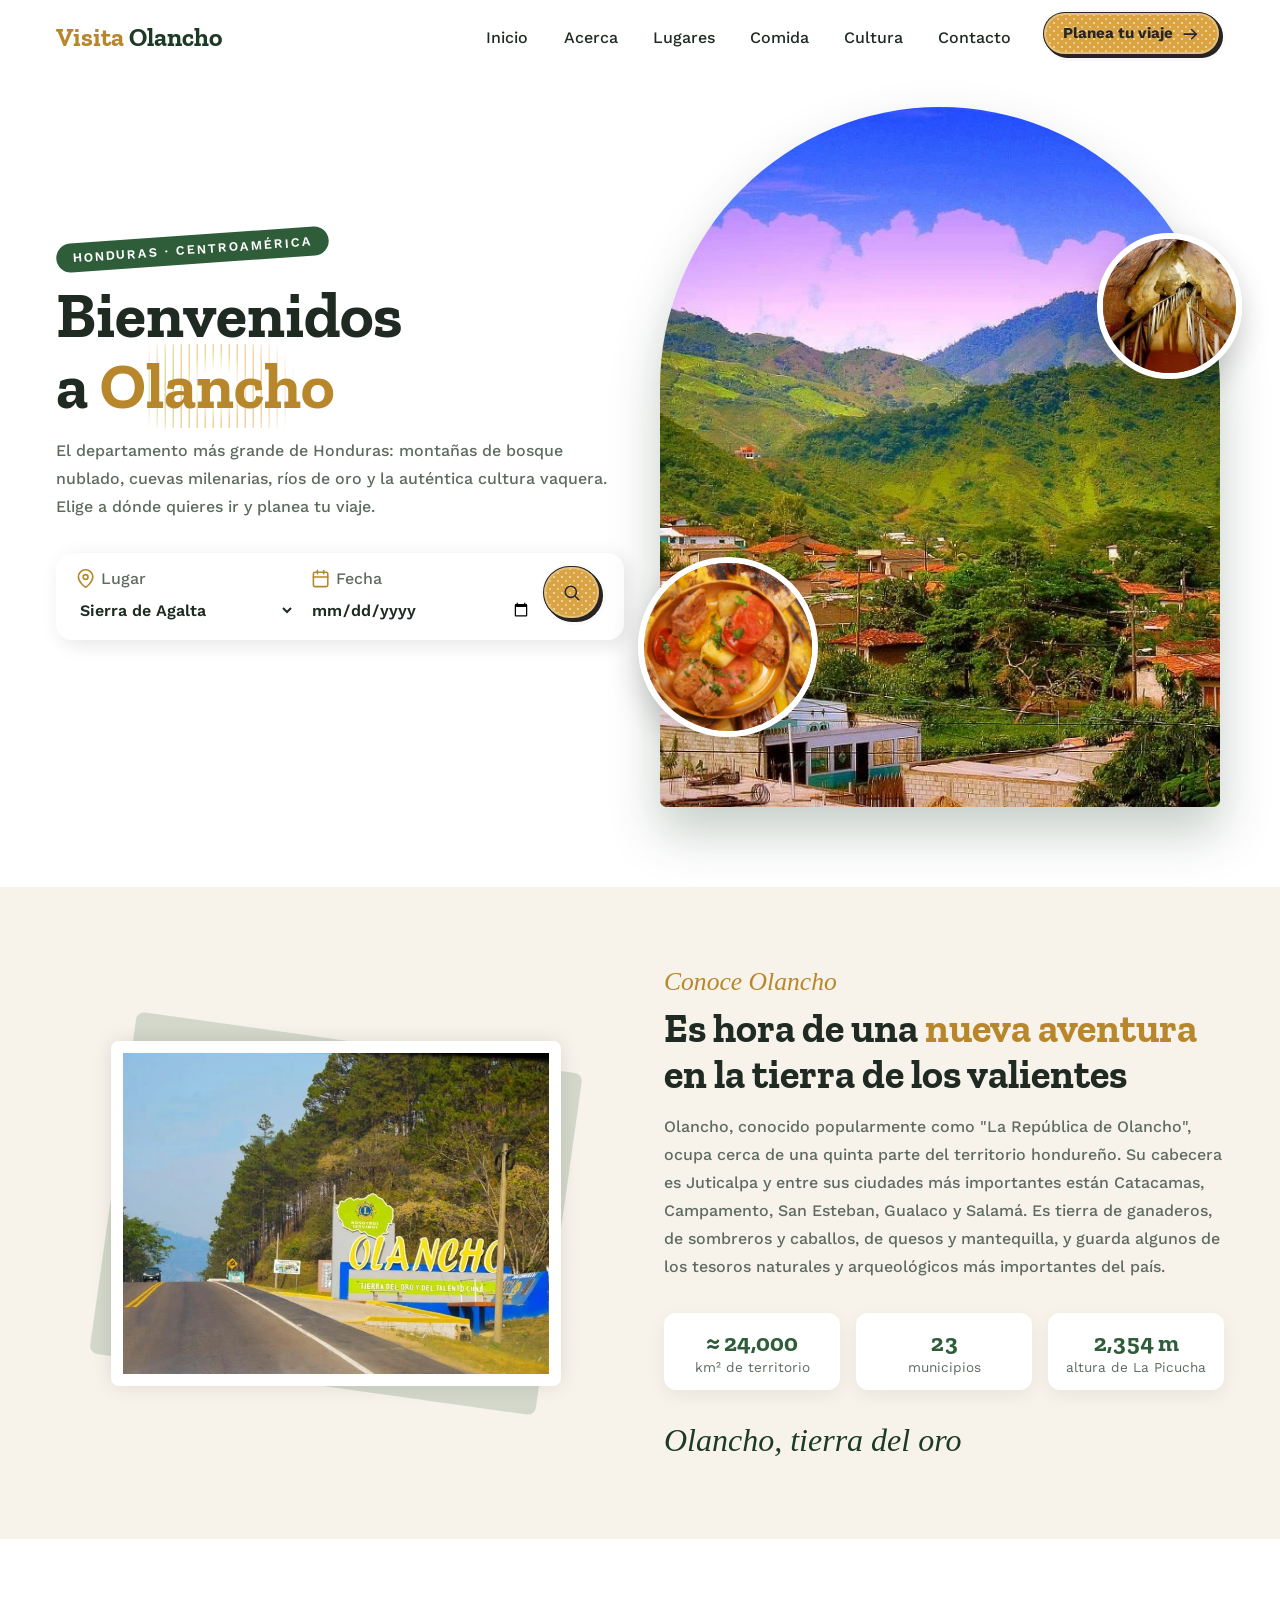
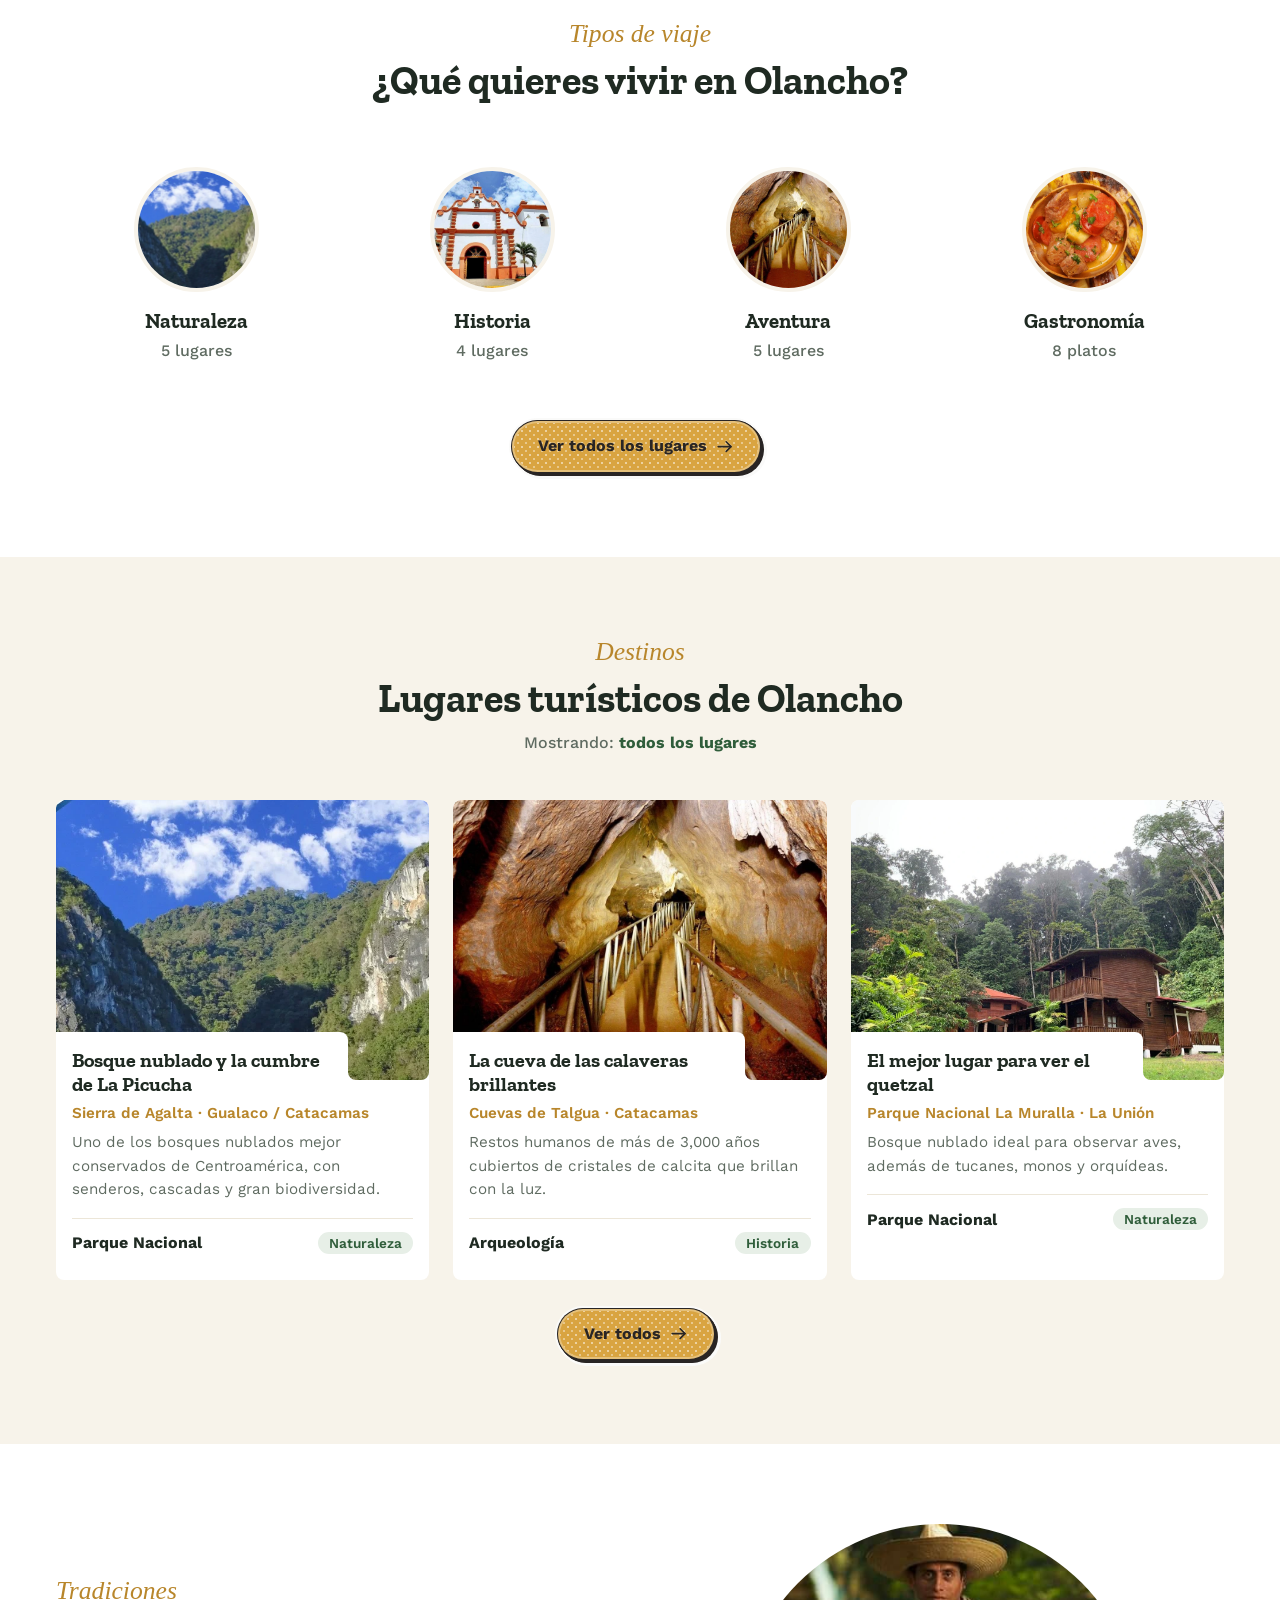
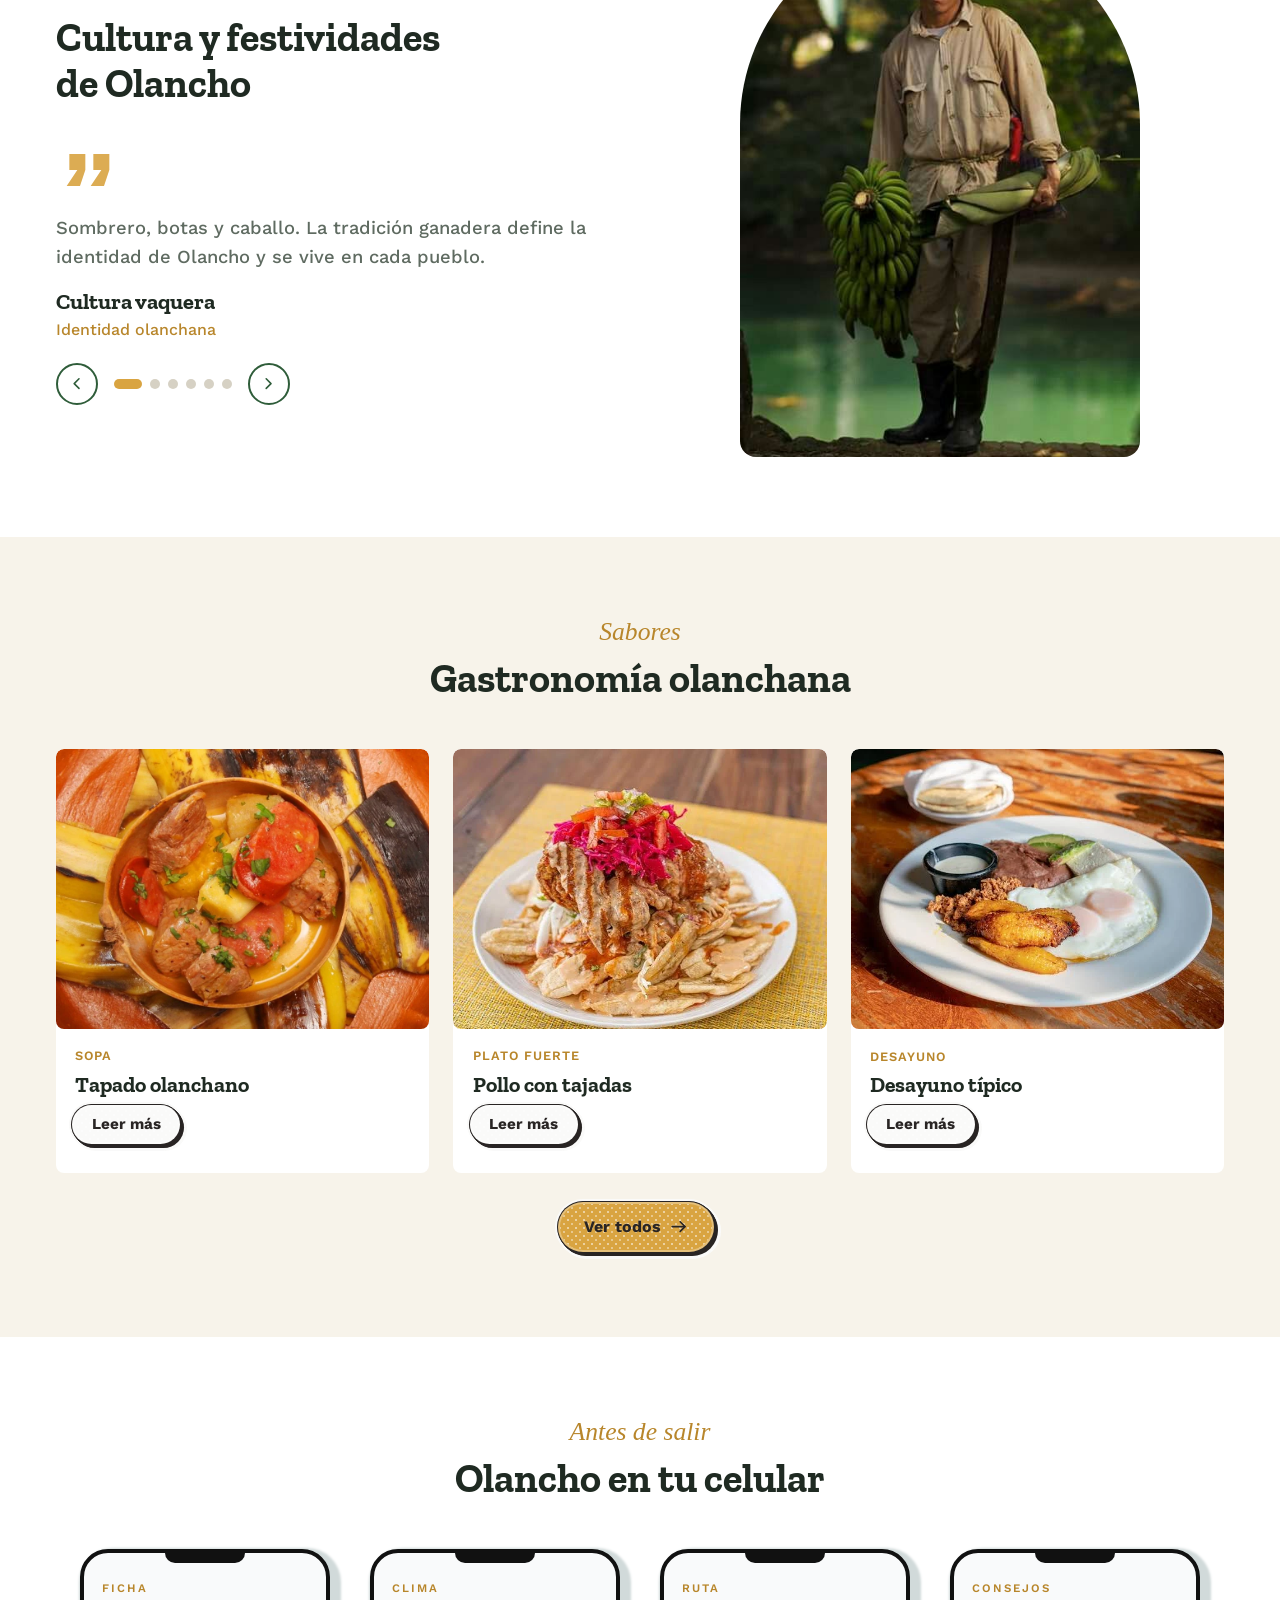
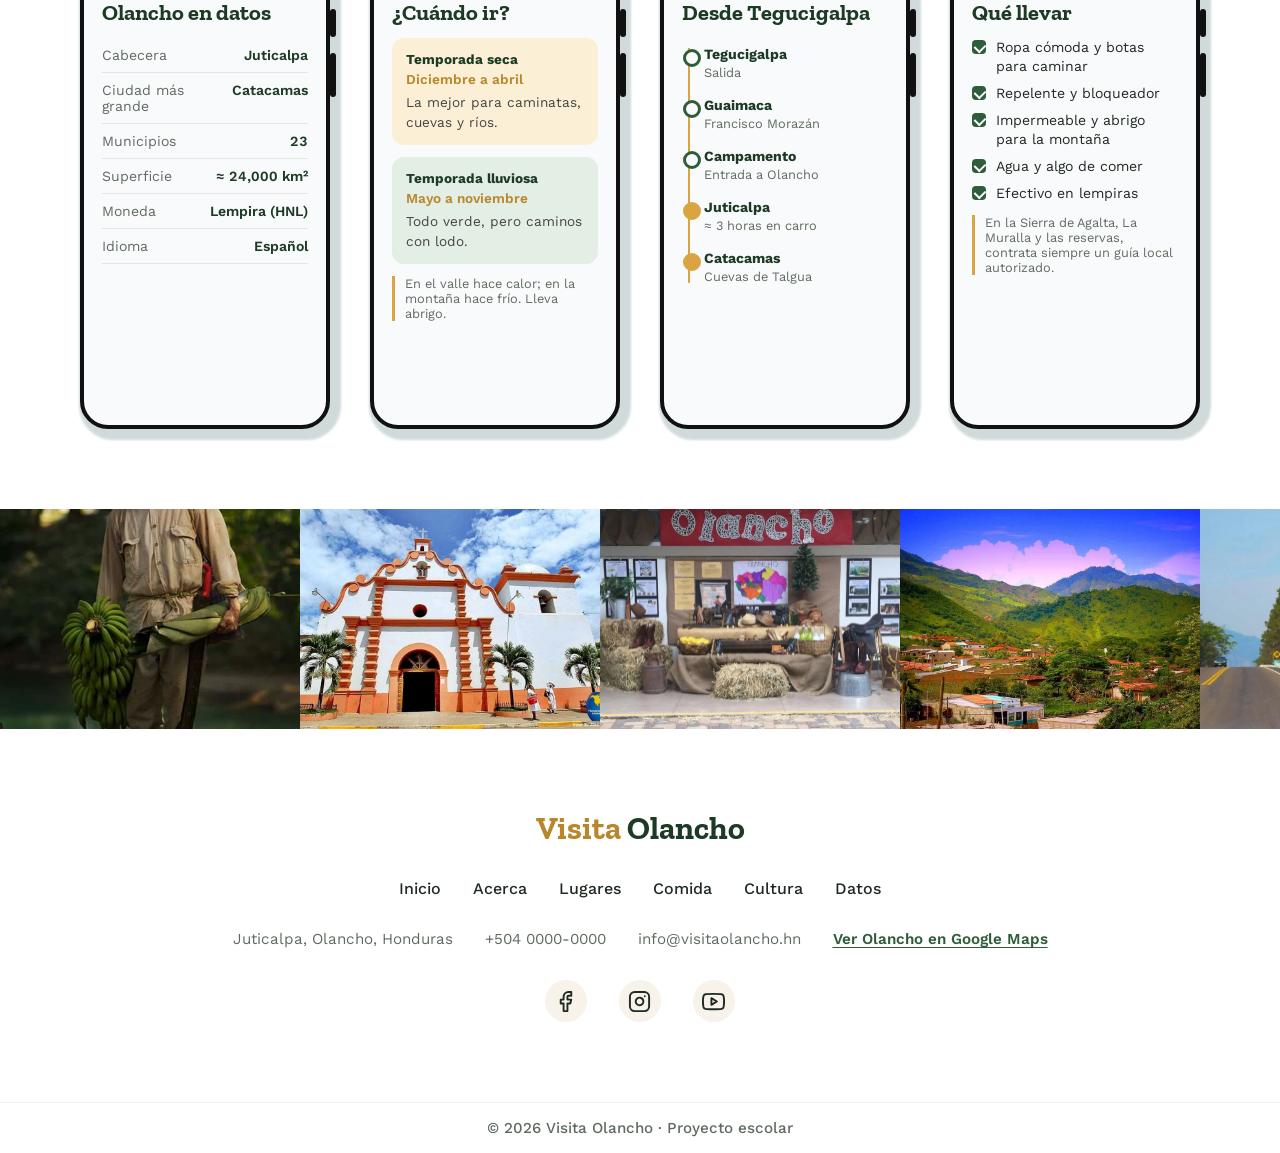
<file: index.html>
<!DOCTYPE html>
<html lang="es">
  <head>
    <meta charset="UTF-8" />
    <meta name="viewport" content="width=device-width, initial-scale=1.0" />
    <title>Visita Olancho</title>
    <meta name="description" content="Guía turística de Olancho, Honduras: lugares, gastronomía, cultura y consejos de viaje." />
    <link rel="preconnect" href="https://fonts.googleapis.com" />
    <link rel="preconnect" href="https://fonts.gstatic.com" crossorigin />
    <link href="https://fonts.googleapis.com/css2?family=Zilla+Slab:wght@500;600;700&family=Work+Sans:wght@400;500;600;700&family=Redaction+10:ital,wght@0,400;0,700;1,400&display=swap" rel="stylesheet" />
    <link rel="stylesheet" href="css/estilos.css" />
  </head>
  <body>
    <!-- ===================== MENÚ ===================== -->
    <nav>
      <div class="nav__header">
        <div class="nav__logo">
          <a href="#inicio"><span>Visita</span> Olancho</a>
        </div>
        <button class="nav__menu__btn" id="menu-btn" aria-label="Abrir menú" aria-expanded="false">
          <svg class="icon icon-menu" viewBox="0 0 24 24" aria-hidden="true"><line x1="3" y1="7" x2="21" y2="7"/><line x1="7" y1="12" x2="21" y2="12"/><line x1="11" y1="17" x2="21" y2="17"/></svg>
          <svg class="icon icon-close" viewBox="0 0 24 24" aria-hidden="true"><line x1="6" y1="6" x2="18" y2="18"/><line x1="18" y1="6" x2="6" y2="18"/></svg>
        </button>
      </div>
      <ul class="nav__links" id="nav-links">
        <li><a href="#inicio">Inicio</a></li>
        <li><a href="#acerca">Acerca</a></li>
        <li><a href="#lugares">Lugares</a></li>
        <li><a href="#comida">Comida</a></li>
        <li><a href="#cultura">Cultura</a></li>
        <li><a href="#contacto">Contacto</a></li>
        <li>
          <a href="#planea" class="btn btn-small">
            <span class="btn-face"><span class="btn-text">Planea tu viaje
              <svg class="icon" viewBox="0 0 24 24" aria-hidden="true"><line x1="4" y1="12" x2="20" y2="12"/><polyline points="14 6 20 12 14 18"/></svg>
            </span></span>
          </a>
        </li>
      </ul>
    </nav>

    <!-- ===================== PORTADA ===================== -->
    <header class="section__container header__container" id="inicio">
      <div class="header__image">
        <img src="img/hero.webp" alt="Montañas y pueblo en Olancho" />
        <img class="header__mini header__mini--1" src="img/tapado.webp" alt="" aria-hidden="true" />
        <img class="header__mini header__mini--2" src="img/cuevas-talgua.webp" alt="" aria-hidden="true" />
      </div>
      <div class="header__content" id="planea">
        <p class="header__chip">Honduras · Centroamérica</p>
        <h1>Bienvenidos a <span class="destacado loader-wrapper" role="text" aria-label="Olancho"><span class="loader-letter" aria-hidden="true">O</span><span class="loader-letter" aria-hidden="true">l</span><span class="loader-letter" aria-hidden="true">a</span><span class="loader-letter" aria-hidden="true">n</span><span class="loader-letter" aria-hidden="true">c</span><span class="loader-letter" aria-hidden="true">h</span><span class="loader-letter" aria-hidden="true">o</span><span class="loader" aria-hidden="true"></span></span></h1>
        <p class="section__description">
          El departamento más grande de Honduras: montañas de bosque nublado,
          cuevas milenarias, ríos de oro y la auténtica cultura vaquera.
          Elige a dónde quieres ir y planea tu viaje.
        </p>
        <form id="trip-form">
          <div class="input__group">
            <label for="destino">
              <svg class="icon" viewBox="0 0 24 24" aria-hidden="true"><path d="M21 10c0 7-9 13-9 13s-9-6-9-13a9 9 0 0 1 18 0z"/><circle cx="12" cy="10" r="3"/></svg>
              Lugar
            </label>
            <select id="destino" name="destino">
              <option value="sierra-agalta">Sierra de Agalta</option>
              <option value="cuevas-talgua">Cuevas de Talgua</option>
              <option value="la-muralla">Parque Nacional La Muralla</option>
              <option value="rio-platano">Reserva del Río Plátano</option>
              <option value="boqueron">El Boquerón</option>
              <option value="juticalpa">Juticalpa</option>
              <option value="manto">Manto</option>
              <option value="rio-guayape">Río Guayape</option>
              <option value="catacamas">Catacamas</option>
            </select>
          </div>
          <div class="input__group">
            <label for="fecha">
              <svg class="icon" viewBox="0 0 24 24" aria-hidden="true"><rect x="3" y="4" width="18" height="18" rx="2"/><line x1="16" y1="2" x2="16" y2="6"/><line x1="8" y1="2" x2="8" y2="6"/><line x1="3" y1="10" x2="21" y2="10"/></svg>
              Fecha
            </label>
            <input type="date" id="fecha" name="fecha" />
          </div>
          <button class="btn btn-icon" type="submit" aria-label="Buscar lugar">
            <span class="btn-face"><span class="btn-text">
              <svg class="icon" viewBox="0 0 24 24" aria-hidden="true"><circle cx="11" cy="11" r="7"/><line x1="21" y1="21" x2="16.5" y2="16.5"/></svg>
            </span></span>
          </button>
        </form>
        <p class="form__msg" id="form-msg" aria-live="polite"></p>
      </div>
    </header>

    <!-- ===================== ACERCA ===================== -->
    <section class="about" id="acerca">
      <div class="section__container about__container">
        <div class="about__image reveal">
          <img src="img/bienvenida-olancho.webp" alt="Rótulo de bienvenida a Olancho junto a la carretera" />
        </div>
        <div class="about__content reveal">
          <h3 class="section__subheader">Conoce Olancho</h3>
          <h2 class="section__header">
            Es hora de una <span>nueva aventura</span> en la tierra de los valientes
          </h2>
          <p class="section__description">
            Olancho, conocido popularmente como "La República de Olancho", ocupa
            cerca de una quinta parte del territorio hondureño. Su cabecera es
            Juticalpa y entre sus ciudades más importantes están Catacamas,
            Campamento, San Esteban, Gualaco y Salamá. Es tierra de ganaderos,
            de sombreros y caballos, de quesos y mantequilla, y guarda algunos de
            los tesoros naturales y arqueológicos más importantes del país.
          </p>
          <ul class="about__stats">
            <li><strong>≈ 24,000</strong><span>km² de territorio</span></li>
            <li><strong>23</strong><span>municipios</span></li>
            <li><strong>2,354 m</strong><span>altura de La Picucha</span></li>
          </ul>
          <div class="about__signature">Olancho, tierra del oro</div>
        </div>
      </div>
    </section>

    <!-- ===================== TIPOS DE VIAJE ===================== -->
    <section class="section__container tour__container" id="tipos">
      <h3 class="section__subheader">Tipos de viaje</h3>
      <h2 class="section__header">¿Qué quieres vivir en Olancho?</h2>
      <div class="tour__grid">
        <button class="tour__card reveal" data-filter="naturaleza">
          <img src="img/sierra-agalta.webp" alt="" />
          <h4>Naturaleza</h4>
          <p>5 lugares</p>
        </button>
        <button class="tour__card reveal" data-filter="historia">
          <img src="img/iglesia-colonial.webp" alt="" />
          <h4>Historia</h4>
          <p>4 lugares</p>
        </button>
        <button class="tour__card reveal" data-filter="aventura">
          <img src="img/cuevas-talgua.webp" alt="" />
          <h4>Aventura</h4>
          <p>5 lugares</p>
        </button>
        <a class="tour__card reveal" href="#comida">
          <img src="img/tapado.webp" alt="" />
          <h4>Gastronomía</h4>
          <p>8 platos</p>
        </a>
      </div>
      <div class="tour__btn">
        <a href="#lugares" class="btn" data-filter-link="todos">
          <span class="btn-face"><span class="btn-text">Ver todos los lugares
            <svg class="icon" viewBox="0 0 24 24" aria-hidden="true"><line x1="4" y1="12" x2="20" y2="12"/><polyline points="14 6 20 12 14 18"/></svg>
          </span></span>
        </a>
      </div>
    </section>

    <!-- ===================== LUGARES ===================== -->
    <section class="destination" id="lugares">
      <div class="section__container destination__container">
        <h3 class="section__subheader">Destinos</h3>
        <h2 class="section__header">Lugares turísticos de Olancho</h2>
        <p class="destination__filter" id="filter-label" aria-live="polite">Mostrando: todos los lugares</p>
        <div class="destination__grid" id="places-grid">
          <article class="destination__card reveal" id="sierra-agalta" data-category="naturaleza aventura">
            <img src="img/sierra-agalta.webp" alt="Montañas de la Sierra de Agalta" />
            <div class="destination__card__content">
              <h4>Bosque nublado y la cumbre de La Picucha</h4>
              <h5>Sierra de Agalta · Gualaco / Catacamas</h5>
              <p>Uno de los bosques nublados mejor conservados de Centroamérica, con senderos, cascadas y gran biodiversidad.</p>
              <div class="destination__card__footer"><h6>Parque Nacional</h6><p>Naturaleza</p></div>
            </div>
          </article>
          <article class="destination__card reveal" id="cuevas-talgua" data-category="historia aventura">
            <img src="img/cuevas-talgua.webp" alt="Pasarela dentro de las Cuevas de Talgua" />
            <div class="destination__card__content">
              <h4>La cueva de las calaveras brillantes</h4>
              <h5>Cuevas de Talgua · Catacamas</h5>
              <p>Restos humanos de más de 3,000 años cubiertos de cristales de calcita que brillan con la luz.</p>
              <div class="destination__card__footer"><h6>Arqueología</h6><p>Historia</p></div>
            </div>
          </article>
          <article class="destination__card reveal" id="la-muralla" data-category="naturaleza">
            <img src="img/la-muralla.webp" alt="Cabañas en el Parque Nacional La Muralla" />
            <div class="destination__card__content">
              <h4>El mejor lugar para ver el quetzal</h4>
              <h5>Parque Nacional La Muralla · La Unión</h5>
              <p>Bosque nublado ideal para observar aves, además de tucanes, monos y orquídeas.</p>
              <div class="destination__card__footer"><h6>Parque Nacional</h6><p>Naturaleza</p></div>
            </div>
          </article>
          <article class="destination__card reveal" id="rio-platano" data-category="naturaleza aventura">
            <img src="img/rio-platano.webp" alt="Vista aérea de un río en la selva" />
            <div class="destination__card__content">
              <h4>Selva tropical, Patrimonio de la Humanidad</h4>
              <h5>Reserva del Río Plátano · Norte de Olancho</h5>
              <p>Parte de esta gran reserva de biosfera de la UNESCO está en Olancho: selva, ríos y vida silvestre.</p>
              <div class="destination__card__footer"><h6>Reserva de biosfera</h6><p>Aventura</p></div>
            </div>
          </article>
          <article class="destination__card reveal" id="boqueron" data-category="naturaleza aventura">
            <img src="img/boqueron.webp" alt="Cañón de El Boquerón con paredes de roca" />
            <div class="destination__card__content">
              <h4>Un cañón de roca con pozas naturales</h4>
              <h5>El Boquerón · Entre Juticalpa y Catacamas</h5>
              <p>Paredes de roca por donde corre el río. Perfecto para caminatas, fotografía y bañarse en sus pozas.</p>
              <div class="destination__card__footer"><h6>Monumento natural</h6><p>Aventura</p></div>
            </div>
          </article>
          <article class="destination__card reveal" id="juticalpa" data-category="historia">
            <img src="img/juticalpa.webp" alt="Letras de bienvenida de Juticalpa" />
            <div class="destination__card__content">
              <h4>La cabecera departamental y su catedral</h4>
              <h5>Juticalpa</h5>
              <p>Su parque central, su catedral y su ambiente comercial la hacen el punto de partida ideal.</p>
              <div class="destination__card__footer"><h6>Ciudad</h6><p>Historia</p></div>
            </div>
          </article>
          <article class="destination__card reveal" id="manto" data-category="historia">
            <img src="img/iglesia-colonial.webp" alt="Iglesia colonial blanca y naranja" />
            <div class="destination__card__content">
              <h4>Uno de los pueblos más antiguos de Olancho</h4>
              <h5>Manto</h5>
              <p>Antigua sede del gobierno departamental. Sus calles y su iglesia colonial guardan siglos de historia.</p>
              <div class="destination__card__footer"><h6>Pueblo colonial</h6><p>Historia</p></div>
            </div>
          </article>
          <article class="destination__card reveal" id="rio-guayape" data-category="naturaleza aventura">
            <img src="img/rio-guayape.webp" alt="Río Guayape entre árboles" />
            <div class="destination__card__content">
              <h4>El río famoso por su oro</h4>
              <h5>Río Guayape · Valle de Olancho</h5>
              <p>Famoso desde la Colonia por el oro en sus arenas. Ideal para paseos, pesca y disfrutar el valle.</p>
              <div class="destination__card__footer"><h6>Río</h6><p>Naturaleza</p></div>
            </div>
          </article>
          <article class="destination__card reveal" id="catacamas" data-category="historia">
            <img src="img/catacamas.png" alt="Vista aérea de Catacamas y su iglesia" />
            <div class="destination__card__content">
              <h4>La ciudad más grande del departamento</h4>
              <h5>Catacamas</h5>
              <p>Sede de la Universidad Nacional de Agricultura y puerta de entrada a Talgua y a la Sierra de Agalta.</p>
              <div class="destination__card__footer"><h6>Ciudad</h6><p>Historia</p></div>
            </div>
          </article>
        </div>
        <div class="destination__btn">
          <button class="btn" id="places-more">
            <span class="btn-face"><span class="btn-text"><span class="more-label">Ver todos</span>
              <svg class="icon" viewBox="0 0 24 24" aria-hidden="true"><line x1="4" y1="12" x2="20" y2="12"/><polyline points="14 6 20 12 14 18"/></svg>
            </span></span>
          </button>
        </div>
      </div>
    </section>

    <!-- ===================== CULTURA (carrusel) ===================== -->
    <section class="section__container review__container" id="cultura">
      <div class="review__image reveal">
        <img src="img/campesino.png" alt="Campesino olanchano con sombrero cargando plátanos" />
      </div>
      <div class="review__content">
        <h3 class="section__subheader">Tradiciones</h3>
        <h2 class="section__header">Cultura y festividades de Olancho</h2>
        <div class="slider" id="slider">
          <div class="slider__track" id="slider-track">
            <div class="slider__slide">
              <div class="review__card">
                <svg class="quote" viewBox="0 0 24 24" aria-hidden="true"><path d="M4 18h5l2-6V6H5v6h3zM13 18h5l2-6V6h-6v6h3z"/></svg>
                <p class="section__description">Sombrero, botas y caballo. La tradición ganadera define la identidad de Olancho y se vive en cada pueblo.</p>
                <h4>Cultura vaquera</h4>
                <h5>Identidad olanchana</h5>
              </div>
            </div>
            <div class="slider__slide">
              <div class="review__card">
                <svg class="quote" viewBox="0 0 24 24" aria-hidden="true"><path d="M4 18h5l2-6V6H5v6h3zM13 18h5l2-6V6h-6v6h3z"/></svg>
                <p class="section__description">Montas de toros, carreras de caballos y desfiles hípicos llenan los pueblos de fiesta.</p>
                <h4>Rodeos y jaripeos</h4>
                <h5>Fiestas del campo</h5>
              </div>
            </div>
            <div class="slider__slide">
              <div class="review__card">
                <svg class="quote" viewBox="0 0 24 24" aria-hidden="true"><path d="M4 18h5l2-6V6H5v6h3zM13 18h5l2-6V6h-6v6h3z"/></svg>
                <p class="section__description">Cada municipio celebra a su santo patrono con procesiones, música, comida y carnavales.</p>
                <h4>Ferias patronales</h4>
                <h5>Celebraciones religiosas</h5>
              </div>
            </div>
            <div class="slider__slide">
              <div class="review__card">
                <svg class="quote" viewBox="0 0 24 24" aria-hidden="true"><path d="M4 18h5l2-6V6H5v6h3zM13 18h5l2-6V6h-6v6h3z"/></svg>
                <p class="section__description">Exposiciones de ganado y productos lácteos que muestran la fuerza agropecuaria del departamento.</p>
                <h4>Ferias ganaderas</h4>
                <h5>Orgullo agropecuario</h5>
              </div>
            </div>
            <div class="slider__slide">
              <div class="review__card">
                <svg class="quote" viewBox="0 0 24 24" aria-hidden="true"><path d="M4 18h5l2-6V6H5v6h3zM13 18h5l2-6V6h-6v6h3z"/></svg>
                <p class="section__description">Rancheras, corridos y música de banda acompañan las celebraciones olanchanas.</p>
                <h4>Música ranchera</h4>
                <h5>Sonidos de Olancho</h5>
              </div>
            </div>
            <div class="slider__slide">
              <div class="review__card">
                <svg class="quote" viewBox="0 0 24 24" aria-hidden="true"><path d="M4 18h5l2-6V6H5v6h3zM13 18h5l2-6V6h-6v6h3z"/></svg>
                <p class="section__description">Más que un dicho: una forma de describir su territorio, su gente y su carácter.</p>
                <h4>"Olancho es grande"</h4>
                <h5>Dicho popular</h5>
              </div>
            </div>
          </div>
          <div class="slider__controls">
            <button class="slider__arrow" id="slider-prev" aria-label="Anterior">
              <svg class="icon" viewBox="0 0 24 24" aria-hidden="true"><polyline points="15 6 9 12 15 18"/></svg>
            </button>
            <div class="slider__dots" id="slider-dots"></div>
            <button class="slider__arrow" id="slider-next" aria-label="Siguiente">
              <svg class="icon" viewBox="0 0 24 24" aria-hidden="true"><polyline points="9 6 15 12 9 18"/></svg>
            </button>
          </div>
        </div>
      </div>
    </section>

    <!-- ===================== GASTRONOMÍA ===================== -->
    <section class="blog" id="comida">
      <div class="section__container blog__container">
        <h3 class="section__subheader">Sabores</h3>
        <h2 class="section__header">Gastronomía olanchana</h2>
        <div class="blog__grid" id="food-grid">
          <article class="blog__card reveal">
            <img src="img/tapado.webp" alt="Tapado olanchano" />
            <div class="blog__content">
              <span class="blog__tag">Sopa</span>
              <h4>Tapado olanchano</h4>
              <p class="blog__text" hidden>Sopa espesa con carne seca, yuca, plátano, malanga y otras verduras. El plato más emblemático del departamento.</p>
              <button class="btn btn-outline btn-small read-more"><span class="btn-face"><span class="btn-text">Leer más</span></span></button>
            </div>
          </article>
          <article class="blog__card reveal">
            <img src="img/pollo-tajadas.webp" alt="Pollo con tajadas" />
            <div class="blog__content">
              <span class="blog__tag">Plato fuerte</span>
              <h4>Pollo con tajadas</h4>
              <p class="blog__text" hidden>Pollo frito sobre tajadas de plátano verde, con repollo encurtido, chismol y aderezo.</p>
              <button class="btn btn-outline btn-small read-more"><span class="btn-face"><span class="btn-text">Leer más</span></span></button>
            </div>
          </article>
          <article class="blog__card reveal">
            <img src="img/desayuno-tipico.webp" alt="Desayuno típico hondureño" />
            <div class="blog__content">
              <span class="blog__tag">Desayuno</span>
              <h4>Desayuno típico</h4>
              <p class="blog__text" hidden>Huevos, frijoles fritos, plátano maduro, aguacate, chorizo y la famosa cuajada y mantequilla crema de Olancho.</p>
              <button class="btn btn-outline btn-small read-more"><span class="btn-face"><span class="btn-text">Leer más</span></span></button>
            </div>
          </article>
          <article class="blog__card reveal">
            <img src="img/baleadas.webp" alt="Baleadas" />
            <div class="blog__content">
              <span class="blog__tag">Antojito</span>
              <h4>Baleadas</h4>
              <p class="blog__text" hidden>Tortilla de harina recién hecha con frijoles, mantequilla y queso; también con huevo y aguacate.</p>
              <button class="btn btn-outline btn-small read-more"><span class="btn-face"><span class="btn-text">Leer más</span></span></button>
            </div>
          </article>
          <article class="blog__card reveal">
            <img src="img/nacatamal.png" alt="Nacatamal en hoja de plátano" />
            <div class="blog__content">
              <span class="blog__tag">Tradición</span>
              <h4>Nacatamales</h4>
              <p class="blog__text" hidden>Masa de maíz rellena de cerdo o pollo, arroz y verduras, envuelta en hoja de plátano. Infaltables en diciembre.</p>
              <button class="btn btn-outline btn-small read-more"><span class="btn-face"><span class="btn-text">Leer más</span></span></button>
            </div>
          </article>
          <article class="blog__card reveal">
            <img src="img/catrachitas.webp" alt="Catrachitas" />
            <div class="blog__content">
              <span class="blog__tag">Antojito</span>
              <h4>Catrachitas</h4>
              <p class="blog__text" hidden>Tortillas de maíz fritas y crujientes, cubiertas con frijoles molidos y queso seco rallado.</p>
              <button class="btn btn-outline btn-small read-more"><span class="btn-face"><span class="btn-text">Leer más</span></span></button>
            </div>
          </article>
          <article class="blog__card reveal">
            <img src="img/montucas.webp" alt="Montucas envueltas en hoja de maíz" />
            <div class="blog__content">
              <span class="blog__tag">Temporada de elote</span>
              <h4>Atol y montucas</h4>
              <p class="blog__text" hidden>Montucas y tamalitos envueltos en hoja de maíz, acompañados de atol de elote.</p>
              <button class="btn btn-outline btn-small read-more"><span class="btn-face"><span class="btn-text">Leer más</span></span></button>
            </div>
          </article>
          <article class="blog__card reveal">
            <img src="img/sopa-mondongo.png" alt="Sopa de mondongo servida con arroz" />
            <div class="blog__content">
              <span class="blog__tag">Sopa</span>
              <h4>Sopa de mondongo</h4>
              <p class="blog__text" hidden>Sopa tradicional con mondongo, pata de res, yuca, plátano y verduras. Se acompaña con arroz y tortillas.</p>
              <button class="btn btn-outline btn-small read-more"><span class="btn-face"><span class="btn-text">Leer más</span></span></button>
            </div>
          </article>
        </div>
        <div class="blog__btn">
          <button class="btn" id="food-more">
            <span class="btn-face"><span class="btn-text"><span class="more-label">Ver todos</span>
              <svg class="icon" viewBox="0 0 24 24" aria-hidden="true"><line x1="4" y1="12" x2="20" y2="12"/><polyline points="14 6 20 12 14 18"/></svg>
            </span></span>
          </button>
        </div>
      </div>
    </section>

    <!-- ===================== ANTES DE SALIR (teléfonos) ===================== -->
    <section class="section__container info__container" id="datos">
      <h3 class="section__subheader">Antes de salir</h3>
      <h2 class="section__header">Olancho en tu celular</h2>
      <div class="phones">
        <div class="phone reveal">
          <span class="phone-notch"></span><span class="phone-btn phone-btn-top"></span><span class="phone-btn phone-btn-bottom"></span>
          <div class="phone-screen">
            <p class="phone-tag">Ficha</p>
            <h3>Olancho en datos</h3>
            <dl class="phone-list">
              <div><dt>Cabecera</dt><dd>Juticalpa</dd></div>
              <div><dt>Ciudad más grande</dt><dd>Catacamas</dd></div>
              <div><dt>Municipios</dt><dd>23</dd></div>
              <div><dt>Superficie</dt><dd>≈ 24,000 km²</dd></div>
              <div><dt>Moneda</dt><dd>Lempira (HNL)</dd></div>
              <div><dt>Idioma</dt><dd>Español</dd></div>
            </dl>
          </div>
        </div>
        <div class="phone reveal">
          <span class="phone-notch"></span><span class="phone-btn phone-btn-top"></span><span class="phone-btn phone-btn-bottom"></span>
          <div class="phone-screen">
            <p class="phone-tag">Clima</p>
            <h3>¿Cuándo ir?</h3>
            <div class="phone-season seca"><strong>Temporada seca</strong><span>Diciembre a abril</span><p>La mejor para caminatas, cuevas y ríos.</p></div>
            <div class="phone-season lluvia"><strong>Temporada lluviosa</strong><span>Mayo a noviembre</span><p>Todo verde, pero caminos con lodo.</p></div>
            <p class="phone-note">En el valle hace calor; en la montaña hace frío. Lleva abrigo.</p>
          </div>
        </div>
        <div class="phone reveal">
          <span class="phone-notch"></span><span class="phone-btn phone-btn-top"></span><span class="phone-btn phone-btn-bottom"></span>
          <div class="phone-screen">
            <p class="phone-tag">Ruta</p>
            <h3>Desde Tegucigalpa</h3>
            <ol class="phone-route">
              <li><strong>Tegucigalpa</strong><span>Salida</span></li>
              <li><strong>Guaimaca</strong><span>Francisco Morazán</span></li>
              <li><strong>Campamento</strong><span>Entrada a Olancho</span></li>
              <li><strong>Juticalpa</strong><span>≈ 3 horas en carro</span></li>
              <li><strong>Catacamas</strong><span>Cuevas de Talgua</span></li>
            </ol>
          </div>
        </div>
        <div class="phone reveal">
          <span class="phone-notch"></span><span class="phone-btn phone-btn-top"></span><span class="phone-btn phone-btn-bottom"></span>
          <div class="phone-screen">
            <p class="phone-tag">Consejos</p>
            <h3>Qué llevar</h3>
            <ul class="phone-checks">
              <li>Ropa cómoda y botas para caminar</li>
              <li>Repelente y bloqueador</li>
              <li>Impermeable y abrigo para la montaña</li>
              <li>Agua y algo de comer</li>
              <li>Efectivo en lempiras</li>
            </ul>
            <p class="phone-note">En la Sierra de Agalta, La Muralla y las reservas, contrata siempre un guía local autorizado.</p>
          </div>
        </div>
      </div>
    </section>

    <!-- ===================== CINTA DE FOTOS ===================== -->
    <section class="banner" aria-label="Fotos de Olancho">
      <div class="banner__wrapper" id="banner">
        <img src="img/campesino.png" alt="Campesino olanchano" />
        <img src="img/iglesia-colonial.webp" alt="Iglesia colonial" />
        <img src="img/feria-escolar.webp" alt="Exposición cultural de Olancho" />
        <img src="img/hero.webp" alt="Montañas y pueblos de Olancho" />
        <img src="img/bienvenida-olancho.webp" alt="Rótulo de bienvenida a Olancho" />
        <img src="img/rio-guayape.webp" alt="Río Guayape" />
        <img src="img/sendero-bosque.webp" alt="Sendero en el bosque" />
        <img src="img/boqueron.webp" alt="El Boquerón" />
      </div>
    </section>

    <!-- ===================== PIE DE PÁGINA ===================== -->
    <footer id="contacto">
      <div class="section__container footer__container">
        <div class="footer__logo"><a href="#inicio"><span>Visita</span> Olancho</a></div>
        <ul class="footer__links">
          <li><a href="#inicio">Inicio</a></li>
          <li><a href="#acerca">Acerca</a></li>
          <li><a href="#lugares">Lugares</a></li>
          <li><a href="#comida">Comida</a></li>
          <li><a href="#cultura">Cultura</a></li>
          <li><a href="#datos">Datos</a></li>
        </ul>
        <ul class="footer__contact">
          <li>Juticalpa, Olancho, Honduras</li>
          <li>+504 0000-0000</li>
          <li>info@visitaolancho.hn</li>
          <li><a href="https://www.google.com/maps/place/Olancho,+Honduras" target="_blank" rel="noopener">Ver Olancho en Google Maps</a></li>
        </ul>
        <ul class="footer__socials">
          <li><a href="#" aria-label="Facebook"><svg class="icon" viewBox="0 0 24 24" aria-hidden="true"><path d="M18 2h-3a5 5 0 0 0-5 5v3H7v4h3v8h4v-8h3l1-4h-4V7a1 1 0 0 1 1-1h3z"/></svg></a></li>
          <li><a href="#" aria-label="Instagram"><svg class="icon" viewBox="0 0 24 24" aria-hidden="true"><rect x="2" y="2" width="20" height="20" rx="5"/><path d="M16 11.4A4 4 0 1 1 12.6 8 4 4 0 0 1 16 11.4z"/><line x1="17.5" y1="6.5" x2="17.5" y2="6.5"/></svg></a></li>
          <li><a href="#" aria-label="YouTube"><svg class="icon" viewBox="0 0 24 24" aria-hidden="true"><path d="M22.5 6.4a2.8 2.8 0 0 0-2-2C18.9 4 12 4 12 4s-6.9 0-8.5.4a2.8 2.8 0 0 0-2 2A29 29 0 0 0 1 12a29 29 0 0 0 .5 5.6 2.8 2.8 0 0 0 2 2c1.6.4 8.5.4 8.5.4s6.9 0 8.5-.4a2.8 2.8 0 0 0 2-2A29 29 0 0 0 23 12a29 29 0 0 0-.5-5.6z"/><polygon points="9.8 15.5 15.5 12 9.8 8.5 9.8 15.5"/></svg></a></li>
        </ul>
      </div>
      <div class="footer__bar">© 2026 Visita Olancho · Proyecto escolar</div>
    </footer>

    <script src="js/main.js"></script>
  </body>
</html>
</file>
<file: css/estilos.css>
/* =========================================================
   VISITA OLANCHO - Estructura nueva
   Basada en la plantilla de viajes "Advanto" (Web Design Mastery),
   con los colores, fuentes y efectos de Olancho.
   ========================================================= */

/* Diseño: plantilla de viajes clara, con verde de montaña y dorado de "tierra del oro" */
:root {
  --primary-color: #2f5d3a;   /* verde de montaña */
  --primary-dark: #1c3a24;
  --accent-color: #b8862b;    /* dorado legible sobre blanco */
  --gold: #d9a441;
  --text-dark: #1f2a22;
  --text-light: #5f6b61;
  --extra-light: #f7f3ea;     /* crema */
  --white: #ffffff;
  --max-width: 1200px;
  --header-font: "Zilla Slab", Rockwell, "Roboto Slab", Georgia, serif;
  --body-font: "Work Sans", "Segoe UI", Roboto, Arial, sans-serif;
  --script-font: "Redaction 10", Georgia, "Times New Roman", serif;
  color-scheme: light;
}

* { padding: 0; margin: 0; box-sizing: border-box; }

html, body { scroll-behavior: smooth; }

body {
  font-family: var(--body-font);
  color: var(--text-dark);
  background: var(--white);
  overflow-x: hidden;
}

img { display: flex; width: 100%; max-width: 100%; }
a { text-decoration: none; transition: .3s; color: inherit; }
ul { list-style: none; }
button { font: inherit; }

.icon {
  width: 1.2em; height: 1.2em; flex: none;
  fill: none; stroke: currentColor; stroke-width: 2;
  stroke-linecap: round; stroke-linejoin: round;
}

.section__container {
  max-width: var(--max-width);
  margin: auto;
  padding: 5rem max(16px, env(safe-area-inset-right, 0px)) 5rem max(16px, env(safe-area-inset-left, 0px));
}

.section__subheader {
  margin-bottom: .5rem;
  font-size: 1.6rem;
  font-weight: 400;
  font-style: italic;
  font-family: var(--script-font);
  color: var(--accent-color);
  text-align: center;
}

.section__header {
  font-family: var(--header-font);
  font-size: 2.5rem;
  font-weight: 700;
  line-height: 1.15;
  color: var(--text-dark);
  text-align: center;
  text-wrap: balance;
}

.section__description {
  font-size: 1rem;
  font-weight: 500;
  color: var(--text-light);
  line-height: 1.75rem;
  text-align: center;
}

/* ---------- Botones 3D con puntos (diseño de augustin_4687) ---------- */
.btn {
  --b-oscuro: #292524;
  --b-claro: #fafaf9;
  --b-cara: var(--gold);
  display: inline-block;
  padding: 1px;
  border: none;
  border-radius: 9999px;
  background: var(--b-oscuro);
  color: var(--b-oscuro);
  font-family: var(--body-font);
  font-size: 1rem;
  font-weight: 700;
  line-height: 1;
  cursor: pointer;
  outline: 2px solid transparent;
  outline-offset: 5px;
  transform: translate(-4px, -4px);
  transition: transform 150ms ease, box-shadow 150ms ease;
  box-shadow:
    .5px .5px 0 0 var(--b-oscuro), 1px 1px 0 0 var(--b-oscuro), 1.5px 1.5px 0 0 var(--b-oscuro),
    2px 2px 0 0 var(--b-oscuro), 2.5px 2.5px 0 0 var(--b-oscuro), 3px 3px 0 0 var(--b-oscuro),
    0 0 0 2px var(--b-claro), .5px .5px 0 2px var(--b-claro), 1px 1px 0 2px var(--b-claro),
    1.5px 1.5px 0 2px var(--b-claro), 2px 2px 0 2px var(--b-claro), 2.5px 2.5px 0 2px var(--b-claro),
    3px 3px 0 2px var(--b-claro), 3.5px 3.5px 0 2px var(--b-claro), 4px 4px 0 2px var(--b-claro);
}
.btn:hover { transform: translate(0, 0); box-shadow: 0 0 0 2px var(--b-claro); }
.btn:active, .btn:focus-visible { outline-color: #facc15; transform: translate(0, 0); }
.btn:focus-visible { outline-style: dashed; }
.btn-face {
  display: block;
  position: relative;
  pointer-events: none;
  background: var(--b-cara);
  border: 2px solid rgba(255, 255, 255, .3);
  border-radius: 9999px;
}
.btn-face::before {
  content: "";
  position: absolute; inset: 0;
  border-radius: 9999px;
  opacity: .5;
  background-image:
    radial-gradient(rgb(255 255 255 / 80%) 20%, transparent 20%),
    radial-gradient(rgb(255 255 255 / 100%) 20%, transparent 20%);
  background-position: 0 0, 4px 4px;
  background-size: 8px 8px;
  mix-blend-mode: hard-light;
  animation: btnPuntos .5s infinite linear;
}
.btn-text {
  position: relative;
  display: flex; align-items: center; justify-content: center; gap: .5rem;
  padding: .85rem 1.5rem;
  white-space: nowrap;
  filter: drop-shadow(0 -1px 0 rgba(255, 255, 255, .25));
}
.btn:active .btn-text { transform: translateY(2px); }
.btn-small .btn-text { padding: .6rem 1.1rem; font-size: .95rem; }
.btn-outline { --b-cara: var(--b-claro); }
.btn-icon .btn-text { padding: .85rem 1rem; }
@keyframes btnPuntos {
  from { background-position: 0 0, 4px 4px; }
  to   { background-position: 8px 0, 12px 4px; }
}

/* ---------- Aparecer al bajar (siempre visible, solo se desliza) ---------- */
.reveal { transform: translateY(30px); transition: transform .9s ease; }
.reveal.visible { transform: none; }

/* ---------- Menú ---------- */
nav {
  position: fixed;
  isolation: isolate;
  width: 100%;
  z-index: 9;
  top: 0;
}
.nav__header {
  padding: 1rem max(16px, env(safe-area-inset-right, 0px)) 1rem max(16px, env(safe-area-inset-left, 0px));
  padding-top: calc(1rem + env(safe-area-inset-top, 0px));
  width: 100%;
  display: flex; align-items: center; justify-content: space-between;
  background: var(--extra-light);
}
.nav__logo a {
  font-family: var(--header-font);
  font-size: 1.6rem; font-weight: 700;
  color: var(--primary-dark);
}
.nav__logo a span { color: var(--accent-color); }
.nav__menu__btn {
  display: grid; place-items: center;
  width: 44px; height: 44px;
  border: none; background: none;
  font-size: 1.5rem;
  color: var(--text-dark);
  cursor: pointer;
}
.nav__menu__btn .icon-close { display: none; }
nav.open .nav__menu__btn .icon-menu { display: none; }
nav.open .nav__menu__btn .icon-close { display: block; }

.nav__links {
  position: absolute;
  bottom: 0; left: 0;
  width: 100%;
  display: flex; align-items: center; justify-content: center; flex-direction: column;
  gap: 1.6rem;
  padding: 2rem;
  background: var(--extra-light);
  transition: transform .5s;
  z-index: -1;
}
.nav__links.open { transform: translateY(100%); box-shadow: 0 20px 30px rgba(0, 0, 0, .08); }
.nav__links a:not(.btn) { font-weight: 500; color: var(--text-dark); white-space: nowrap; }
.nav__links a:not(.btn):hover { color: var(--primary-color); }

/* ---------- Portada ---------- */
.header__container {
  display: grid;
  gap: 2rem;
  padding-top: 7rem;
}
.header__image { position: relative; max-width: 560px; margin-inline: auto; width: 100%; }
.header__image > img:first-child {
  aspect-ratio: 4 / 5;
  object-fit: cover;
  border-radius: 999px 999px 1.5rem 1.5rem;
  box-shadow: 0 25px 50px rgba(28, 58, 36, .25);
}
.header__mini {
  position: absolute;
  width: 34%; max-width: 180px;
  aspect-ratio: 1;
  object-fit: cover;
  border-radius: 50%;
  border: 6px solid var(--white);
  box-shadow: 0 12px 30px rgba(0, 0, 0, .18);
}
.header__mini--1 { left: -4%; bottom: 10%; }
.header__mini--2 { right: -4%; top: 18%; width: 26%; }

.header__chip {
  width: fit-content;
  margin: 0 auto 1rem;
  padding: .45rem 1rem;
  border-radius: 999px;
  background: var(--primary-color);
  color: var(--white);
  font-size: .8rem; font-weight: 600; letter-spacing: 2px; text-transform: uppercase;
  transform: rotate(-4deg);
}
.header__content h1 {
  margin-bottom: 1rem;
  font-family: var(--header-font);
  font-size: clamp(2.6rem, 6vw, 4rem);
  font-weight: 700;
  line-height: 1.1;
  color: var(--text-dark);
  text-align: center;
  text-wrap: balance;
}
.destacado { color: var(--accent-color); }

.header__content form {
  margin-top: 2rem;
  padding: 1rem 1.25rem;
  display: flex; align-items: center; justify-content: space-between;
  gap: 1.5rem 1rem;
  flex-direction: column;
  flex-wrap: wrap;
  border-radius: 1rem;
  background: var(--white);
  box-shadow: 5px 5px 20px rgba(0, 0, 0, .1);
}
.header__content .input__group { flex: 1; display: grid; gap: .5rem; width: 100%; min-width: 0; }
.header__content label {
  display: flex; align-items: center; gap: .35rem;
  font-weight: 500;
  color: var(--text-light);
}
.header__content label .icon { color: var(--accent-color); }
.header__content select, .header__content input {
  width: 100%;
  border: 0; outline: 0;
  background: transparent;
  font-family: inherit;
  font-size: 1rem; font-weight: 600;
  color: var(--text-dark);
  padding: .2rem 0;
}
.header__content select:focus-visible, .header__content input:focus-visible {
  outline: 2px solid var(--gold); outline-offset: 3px; border-radius: 4px;
}
.form__msg { min-height: 1.5em; margin-top: 1rem; font-weight: 600; color: var(--primary-color); text-align: center; }

/* ---------- Efecto de letras en "Olancho" (diseño de dexter-st) ---------- */
.loader-wrapper { position: relative; display: inline-flex; align-items: center; user-select: none; }
.loader-letter { position: relative; z-index: 2; display: inline-block; animation: letraOlancho 4s infinite linear; }
.loader-letter:nth-child(1) { animation-delay: .1s; }
.loader-letter:nth-child(2) { animation-delay: .205s; }
.loader-letter:nth-child(3) { animation-delay: .31s; }
.loader-letter:nth-child(4) { animation-delay: .415s; }
.loader-letter:nth-child(5) { animation-delay: .521s; }
.loader-letter:nth-child(6) { animation-delay: .626s; }
.loader-letter:nth-child(7) { animation-delay: .731s; }
@keyframes letraOlancho {
  0%   { opacity: 1; }
  5%   { opacity: 1; text-shadow: 0 0 10px #fff3c4, 0 0 22px #e8b85a; transform: scale(1.1) translateY(-2px); }
  20%  { opacity: .55; }
  45%, 100% { opacity: 1; }
}
.loader {
  position: absolute; inset: -10% -6%;
  z-index: 1; pointer-events: none;
  -webkit-mask: repeating-linear-gradient(90deg, transparent 0, transparent 6px, #000 7px, #000 8px);
          mask: repeating-linear-gradient(90deg, transparent 0, transparent 6px, #000 7px, #000 8px);
}
.loader::after {
  content: "";
  position: absolute; inset: 0;
  background-image:
    radial-gradient(circle at 50% 50%, #fff3c4 0%, transparent 50%),
    radial-gradient(circle at 45% 45%, #e8b85a 0%, transparent 45%),
    radial-gradient(circle at 55% 55%, #f08a4b 0%, transparent 45%),
    radial-gradient(circle at 45% 55%, #9cc46b 0%, transparent 45%),
    radial-gradient(circle at 55% 45%, #ffffff 0%, transparent 45%);
  -webkit-mask: radial-gradient(circle at 50% 50%, transparent 0%, transparent 10%, #000 25%);
          mask: radial-gradient(circle at 50% 50%, transparent 0%, transparent 10%, #000 25%);
  animation: luzOlancho 2s infinite alternate, brilloOlancho 4s infinite;
  animation-timing-function: cubic-bezier(.6, .8, .5, 1);
}
@keyframes luzOlancho { from { transform: translateX(-55%); } to { transform: translateX(55%); } }
@keyframes brilloOlancho { 0%, 100% { opacity: 0; } 15% { opacity: 1; } 65% { opacity: 0; } }

/* ---------- Acerca ---------- */
.about { background: var(--extra-light); overflow: hidden; }
.about__container { display: grid; gap: 3rem; }
.about__image { position: relative; isolation: isolate; max-width: 450px; margin-inline: auto; }
.about__image img {
  border: .75rem solid var(--white);
  border-radius: .5rem;
  box-shadow: 0 0 20px rgba(0, 0, 0, .1);
}
.about__image::before {
  position: absolute; content: "";
  height: 100%; width: 100%;
  background: rgba(47, 93, 58, .18);
  border-radius: .5rem;
  transform: rotate(8deg);
  z-index: -1;
}
.about__content .section__header { margin-bottom: 1rem; }
.about__content .section__header span { color: var(--accent-color); }
.about__stats {
  margin-top: 2rem;
  display: grid; grid-template-columns: repeat(3, 1fr); gap: 1rem;
}
.about__stats li {
  padding: .9rem 1rem;
  border-radius: .75rem;
  background: var(--white);
  box-shadow: 0 6px 18px rgba(0, 0, 0, .06);
  text-align: center;
}
.about__stats strong {
  display: block;
  font-family: var(--header-font);
  font-size: 1.5rem;
  color: var(--primary-color);
  font-variant-numeric: tabular-nums;
}
.about__stats span { font-size: .85rem; color: var(--text-light); }
.about__signature {
  margin-top: 2rem;
  font-size: 2rem;
  font-style: italic;
  font-family: var(--script-font);
  color: var(--primary-dark);
  text-align: center;
}

/* ---------- Tipos de viaje ---------- */
.tour__grid { margin-block: 2rem; display: grid; gap: 1rem; }
.tour__card {
  display: block;
  padding: 2rem 1rem;
  border: none;
  background: transparent;
  border-radius: 1rem;
  cursor: pointer;
  color: inherit;
  transition: box-shadow .3s, transform .3s;
}
.tour__card:hover { box-shadow: 0 0 30px rgba(0, 0, 0, .15); transform: translateY(-4px); }
.tour__card:focus-visible { outline: 2px solid var(--gold); outline-offset: 4px; }
.tour__card img {
  max-width: 125px;
  aspect-ratio: 1;
  object-fit: cover;
  margin: 0 auto 1rem;
  border-radius: 10rem;
  border: 4px solid var(--extra-light);
}
.tour__card h4 {
  margin-bottom: .5rem;
  font-family: var(--header-font);
  font-size: 1.3rem; font-weight: 700;
  color: var(--text-dark);
  text-align: center;
}
.tour__card p { font-weight: 500; color: var(--text-light); text-align: center; transition: .3s; }
.tour__card:hover p { color: var(--accent-color); }
.tour__btn, .destination__btn, .blog__btn { display: flex; justify-content: center; }

/* ---------- Lugares ---------- */
.destination { background: var(--extra-light); }
.destination__filter { margin-top: .75rem; text-align: center; color: var(--text-light); font-weight: 500; }
.destination__filter strong { color: var(--primary-color); }
.destination__grid { margin-block: 3rem 2rem; display: grid; gap: 1.5rem; }
.destination__card {
  background: var(--white);
  border-radius: .5rem;
  overflow: hidden;
  transition: box-shadow .3s;
  scroll-margin-top: 110px;
}
.destination__card[hidden] { display: none; }
.destination__card:hover { box-shadow: 0 0 30px rgba(0, 0, 0, .15); }
.destination__card.highlight { box-shadow: 0 0 0 4px var(--gold), 0 0 30px rgba(0, 0, 0, .15); }
.destination__card img { aspect-ratio: 4 / 3; object-fit: cover; border-radius: .5rem; }
.destination__card__content { padding: 1rem 1rem 1.6rem; }
.destination__card__content h4 {
  position: relative;
  isolation: isolate;
  margin-block: -3rem .5rem;
  max-width: 260px;
  font-family: var(--header-font);
  font-size: 1.25rem; font-weight: 700;
  color: var(--text-dark);
  line-height: 1.5rem;
}
.destination__card__content h4::before {
  position: absolute; content: "";
  top: -1rem; left: -1rem;
  width: calc(100% + 2rem); height: calc(100% + 1rem);
  background: var(--white);
  z-index: -1;
  border-top-right-radius: .5rem;
}
.destination__card__content h4::after {
  position: absolute; content: "";
  top: 1rem; right: -2rem;
  width: 1rem; height: 1rem;
  background: transparent;
  z-index: -1;
  border-bottom-left-radius: .5rem;
  box-shadow: -.25rem .25rem 0 .25rem var(--white);
}
.destination__card__content h5 { margin-bottom: .6rem; font-size: .95rem; font-weight: 600; color: var(--accent-color); }
.destination__card__content > p { margin-bottom: 1rem; font-size: .95rem; line-height: 1.55; color: var(--text-light); }
.destination__card__footer {
  display: flex; align-items: center; justify-content: space-between; gap: 1rem; flex-wrap: wrap;
  padding-top: .8rem; border-top: 1px solid #ece6d8;
}
.destination__card__footer h6 { font-size: 1rem; font-weight: 700; color: var(--text-dark); }
.destination__card__footer p {
  padding: .2rem .7rem; border-radius: 999px;
  background: #e7efe7; color: var(--primary-color);
  font-size: .85rem; font-weight: 600;
}

/* ---------- Cultura (carrusel) ---------- */
.review__container { display: grid; gap: 2rem; }
.review__image img {
  max-width: 400px;
  aspect-ratio: 3 / 4;
  object-fit: cover;
  margin-inline: auto;
  border-radius: 200px 200px 1rem 1rem;
}
.review__content { overflow: hidden; min-width: 0; }
.slider { margin-top: 2rem; overflow: hidden; }
.slider__track { display: flex; transition: transform .6s cubic-bezier(.3, .7, .2, 1); }
.slider__slide { flex: 0 0 100%; min-width: 0; padding-right: 1rem; }
.review__card .quote { width: 4rem; height: 4rem; fill: var(--gold); stroke: none; opacity: .9; }
.review__card .section__description { margin-block: .5rem 1rem; text-align: left; font-size: 1.15rem; line-height: 1.8rem; }
.review__card h4 { margin-bottom: .3rem; font-family: var(--header-font); font-size: 1.4rem; font-weight: 700; color: var(--text-dark); }
.review__card h5 { font-size: 1rem; font-weight: 500; color: var(--accent-color); }
.slider__controls { margin-top: 1.5rem; display: flex; align-items: center; gap: 1rem; }
.slider__arrow {
  display: grid; place-items: center;
  width: 42px; height: 42px;
  border-radius: 50%;
  border: 2px solid var(--primary-color);
  background: var(--white);
  color: var(--primary-color);
  cursor: pointer;
  transition: .3s;
}
.slider__arrow:hover { background: var(--primary-color); color: var(--white); }
.slider__arrow:focus-visible { outline: 2px solid var(--gold); outline-offset: 2px; }
.slider__dots { display: flex; gap: .5rem; }
.slider__dots button {
  width: 10px; height: 10px; padding: 0;
  border: none; border-radius: 999px;
  background: #d6d1c4;
  cursor: pointer;
  transition: width .3s, background .3s;
}
.slider__dots button.active { width: 28px; background: var(--gold); }

/* ---------- Gastronomía ---------- */
.blog { background: var(--extra-light); }
.blog__grid { margin-block: 3rem 2rem; display: grid; gap: 1.5rem; }
.blog__card {
  display: flex; flex-direction: column;
  background: var(--white);
  border-radius: .5rem;
  overflow: hidden;
  transition: box-shadow .3s;
}
.blog__card[hidden] { display: none; }
.blog__card:hover { box-shadow: 0 0 30px rgba(0, 0, 0, .15); }
.blog__card img { aspect-ratio: 4 / 3; object-fit: cover; border-radius: .5rem; }
.blog__content { flex: 1; display: flex; flex-direction: column; align-items: flex-start; gap: .6rem; padding: 1.2rem 1.2rem 1.5rem; }
.blog__tag { font-size: .8rem; font-weight: 600; letter-spacing: 1px; text-transform: uppercase; color: var(--accent-color); }
.blog__content h4 { font-family: var(--header-font); font-size: 1.35rem; font-weight: 700; color: var(--text-dark); line-height: 1.6rem; }
.blog__text { color: var(--text-light); line-height: 1.55; }
.blog__content .btn { margin-top: auto; }

/* ---------- Teléfonos (diseño de mobinkakei) ---------- */
.phones { margin-top: 3rem; display: flex; flex-wrap: wrap; justify-content: center; gap: 40px; }
.phone {
  position: relative;
  display: flex; flex-direction: column; align-items: center;
  width: 250px; height: 480px; max-width: 100%;
  border: 4px solid #111;
  border-radius: 28px;
  background: #f9fafb;
  box-shadow: 5px 5px 2.5px 6px #d1dada;
  transition: transform .3s;
}
.phone:hover { transform: translateY(-6px) rotate(-1deg); }
.phone-notch { flex: none; width: 80px; height: 10px; background: #111; border-radius: 0 0 12px 12px; }
.phone-btn { position: absolute; right: -10px; width: 6px; background: #111; border-radius: 6px; }
.phone-btn-top { top: 56px; height: 28px; }
.phone-btn-bottom { top: 100px; height: 44px; }
.phone-screen { flex: 1; width: 100%; min-height: 0; overflow-y: auto; padding: 18px 18px 22px; display: flex; flex-direction: column; gap: 12px; }
.phone-tag { font-size: .72rem; letter-spacing: 2px; text-transform: uppercase; font-weight: 600; color: var(--accent-color); }
.phone-screen h3 { font-family: var(--header-font); font-size: 1.4rem; color: var(--primary-dark); margin-top: -8px; }
.phone-list { display: flex; flex-direction: column; }
.phone-list div { display: flex; justify-content: space-between; align-items: baseline; gap: 10px; padding: 9px 0; border-bottom: 1px solid #e3e6e1; font-size: .88rem; }
.phone-list dt { color: var(--text-light); }
.phone-list dd { font-weight: 600; color: var(--primary-dark); text-align: right; font-variant-numeric: tabular-nums; }
.phone-season { padding: 12px 14px; border-radius: 12px; font-size: .85rem; line-height: 1.45; }
.phone-season strong { display: block; color: var(--primary-dark); }
.phone-season span { display: block; font-weight: 600; color: var(--accent-color); margin-bottom: 4px; }
.phone-season p { color: #444; }
.phone-season.seca { background: #fbf0d6; }
.phone-season.lluvia { background: #e3eee4; }
.phone-note { font-size: .8rem; color: var(--text-light); border-left: 3px solid var(--gold); padding-left: 10px; }
.phone-route { list-style: none; display: flex; flex-direction: column; position: relative; padding-left: 22px; }
.phone-route::before { content: ""; position: absolute; left: 6px; top: 10px; bottom: 10px; width: 2px; background: var(--gold); }
.phone-route li { position: relative; padding: 7px 0; font-size: .88rem; line-height: 1.3; }
.phone-route li::before { content: ""; position: absolute; left: -21px; top: 11px; width: 12px; height: 12px; border-radius: 50%; background: #f9fafb; border: 3px solid var(--primary-color); }
.phone-route li:nth-child(n+4)::before { background: var(--gold); border-color: var(--gold); }
.phone-route strong { display: block; color: var(--primary-dark); }
.phone-route span { color: var(--text-light); font-size: .8rem; }
.phone-checks { display: flex; flex-direction: column; gap: 8px; font-size: .88rem; }
.phone-checks li { position: relative; padding-left: 24px; line-height: 1.35; }
.phone-checks li::before {
  content: ""; position: absolute; left: 0; top: 2px;
  width: 14px; height: 14px; border-radius: 4px;
  background: var(--primary-color);
}
.phone-checks li::after {
  content: ""; position: absolute; left: 4px; top: 4px;
  width: 6px; height: 8px;
  border: solid #fff; border-width: 0 2px 2px 0;
  transform: rotate(45deg);
}

/* ---------- Cinta de fotos ---------- */
.banner { overflow: hidden; }
.banner__wrapper { width: max-content; display: flex; align-items: center; animation: scroll-left 45s linear infinite; }
.banner:hover .banner__wrapper { animation-play-state: paused; }
.banner__wrapper img { width: 300px; height: 220px; object-fit: cover; }
@keyframes scroll-left { to { transform: translateX(-50%); } }

/* ---------- Pie de página ---------- */
footer { background: var(--white); }
.footer__logo { margin-bottom: 2rem; text-align: center; }
.footer__logo a { font-family: var(--header-font); font-size: 2rem; font-weight: 700; color: var(--primary-dark); }
.footer__logo a span { color: var(--accent-color); }
.footer__links, .footer__contact, .footer__socials {
  margin-bottom: 2rem;
  display: flex; align-items: center; justify-content: center; gap: 1rem 2rem; flex-wrap: wrap;
}
.footer__links a { font-weight: 500; color: var(--text-dark); white-space: nowrap; }
.footer__links a:hover, .footer__contact a:hover { color: var(--accent-color); }
.footer__contact { color: var(--text-light); font-size: .95rem; }
.footer__contact a { color: var(--primary-color); font-weight: 600; text-decoration: underline; text-underline-offset: 3px; }
.footer__socials { margin-bottom: 0; }
.footer__socials a {
  display: grid; place-items: center;
  width: 42px; height: 42px; border-radius: 50%;
  background: var(--extra-light);
  font-size: 1.2rem;
  color: var(--text-dark);
}
.footer__socials a:hover { background: var(--primary-color); color: var(--white); }
.footer__bar { padding: 1rem; font-size: .95rem; font-weight: 500; color: var(--text-light); text-align: center; border-top: 1px solid #eee; }

/* ---------- Pantallas medianas y grandes ---------- */
@media (width > 540px) {
  .header__content form { flex-direction: row; }
  .header__content .input__group { width: auto; }
  .tour__grid, .destination__grid, .blog__grid { grid-template-columns: repeat(2, 1fr); }
}

@media (width > 768px) {
  nav {
    position: static;
    padding: 1rem max(16px, env(safe-area-inset-right, 0px)) 1rem max(16px, env(safe-area-inset-left, 0px));
    max-width: var(--max-width);
    margin-inline: auto;
    display: flex; align-items: center; justify-content: space-between; gap: 1rem;
  }
  .nav__header { flex: 1; width: auto; padding: 0; background: transparent; }
  .nav__menu__btn { display: none; }
  .nav__links {
    position: static;
    width: fit-content;
    padding: 0;
    flex-direction: row;
    gap: 1.6rem;
    background: transparent;
    transform: none !important;
    box-shadow: none !important;
  }
  .nav__links a:not(.btn) { padding-bottom: .4rem; border-bottom: 2px solid transparent; }
  .nav__links a:not(.btn):hover { border-color: var(--accent-color); }

  .header__container { padding-top: 2rem; grid-template-columns: repeat(2, 1fr); align-items: center; }
  .header__image { grid-area: 1/2/2/3; }
  .header__chip { margin-left: 0; }
  .header__content :is(h1, .section__description, .form__msg) { text-align: left; }

  .about__container { grid-template-columns: repeat(2, 1fr); align-items: center; }
  .about__content :is(.section__subheader, .section__header, .section__description, .about__signature) { text-align: left; }

  .tour__grid { grid-template-columns: repeat(4, 1fr); }
  .destination__grid, .blog__grid { grid-template-columns: repeat(3, 1fr); }

  .review__container { grid-template-columns: repeat(2, 1fr); align-items: center; }
  .review__image { grid-area: 1/2/2/3; }
  .review__content :is(.section__subheader, .section__header) { text-align: left; }
  .review__content .section__header { max-width: 420px; }
}

@media (width > 1024px) {
  .nav__links { gap: 2.2rem; }
}

@media (max-width: 420px) {
  .about__stats { grid-template-columns: 1fr; }
  .section__header { font-size: 2rem; }
}

@media (prefers-reduced-motion: reduce) {
  .btn-face::before, .loader-letter, .loader::after, .banner__wrapper { animation: none; }
  .loader { display: none; }
  .reveal { transform: none; transition: none; }
  .slider__track { transition: none; }
}
</file>
